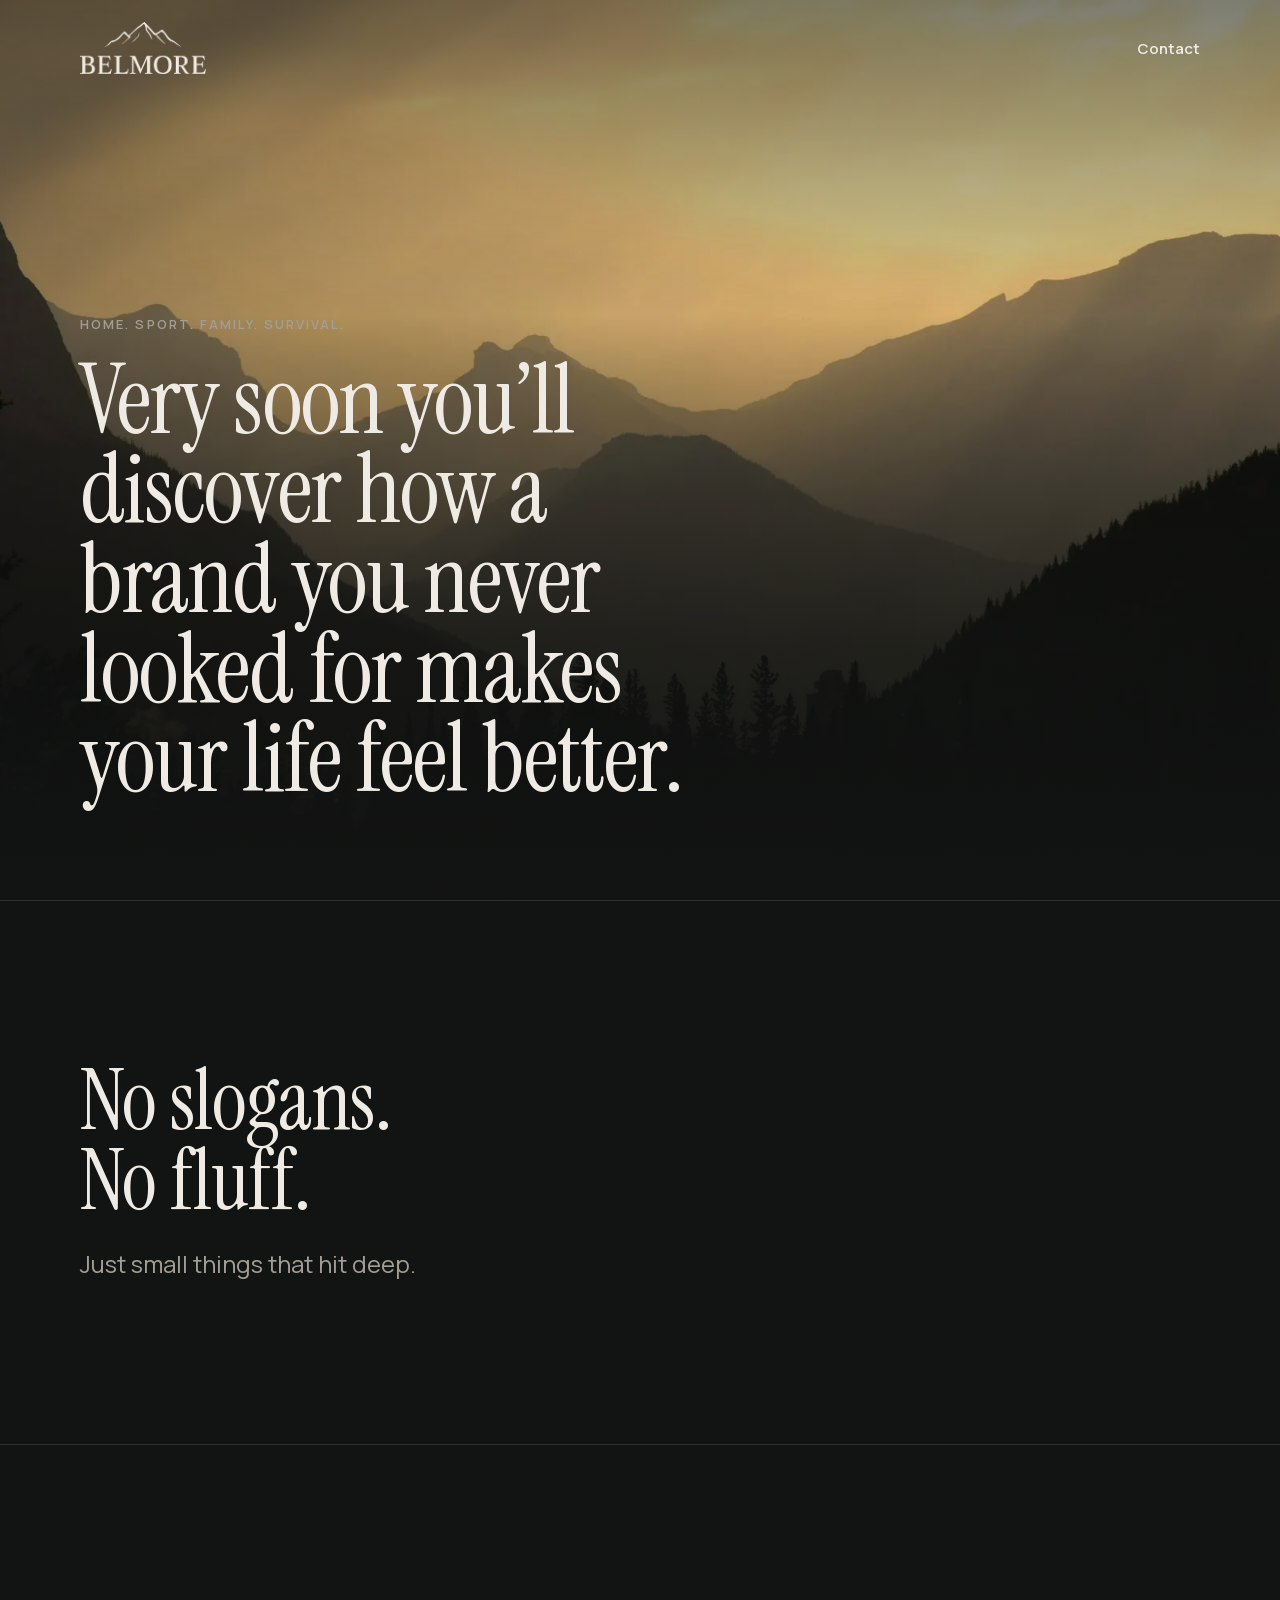
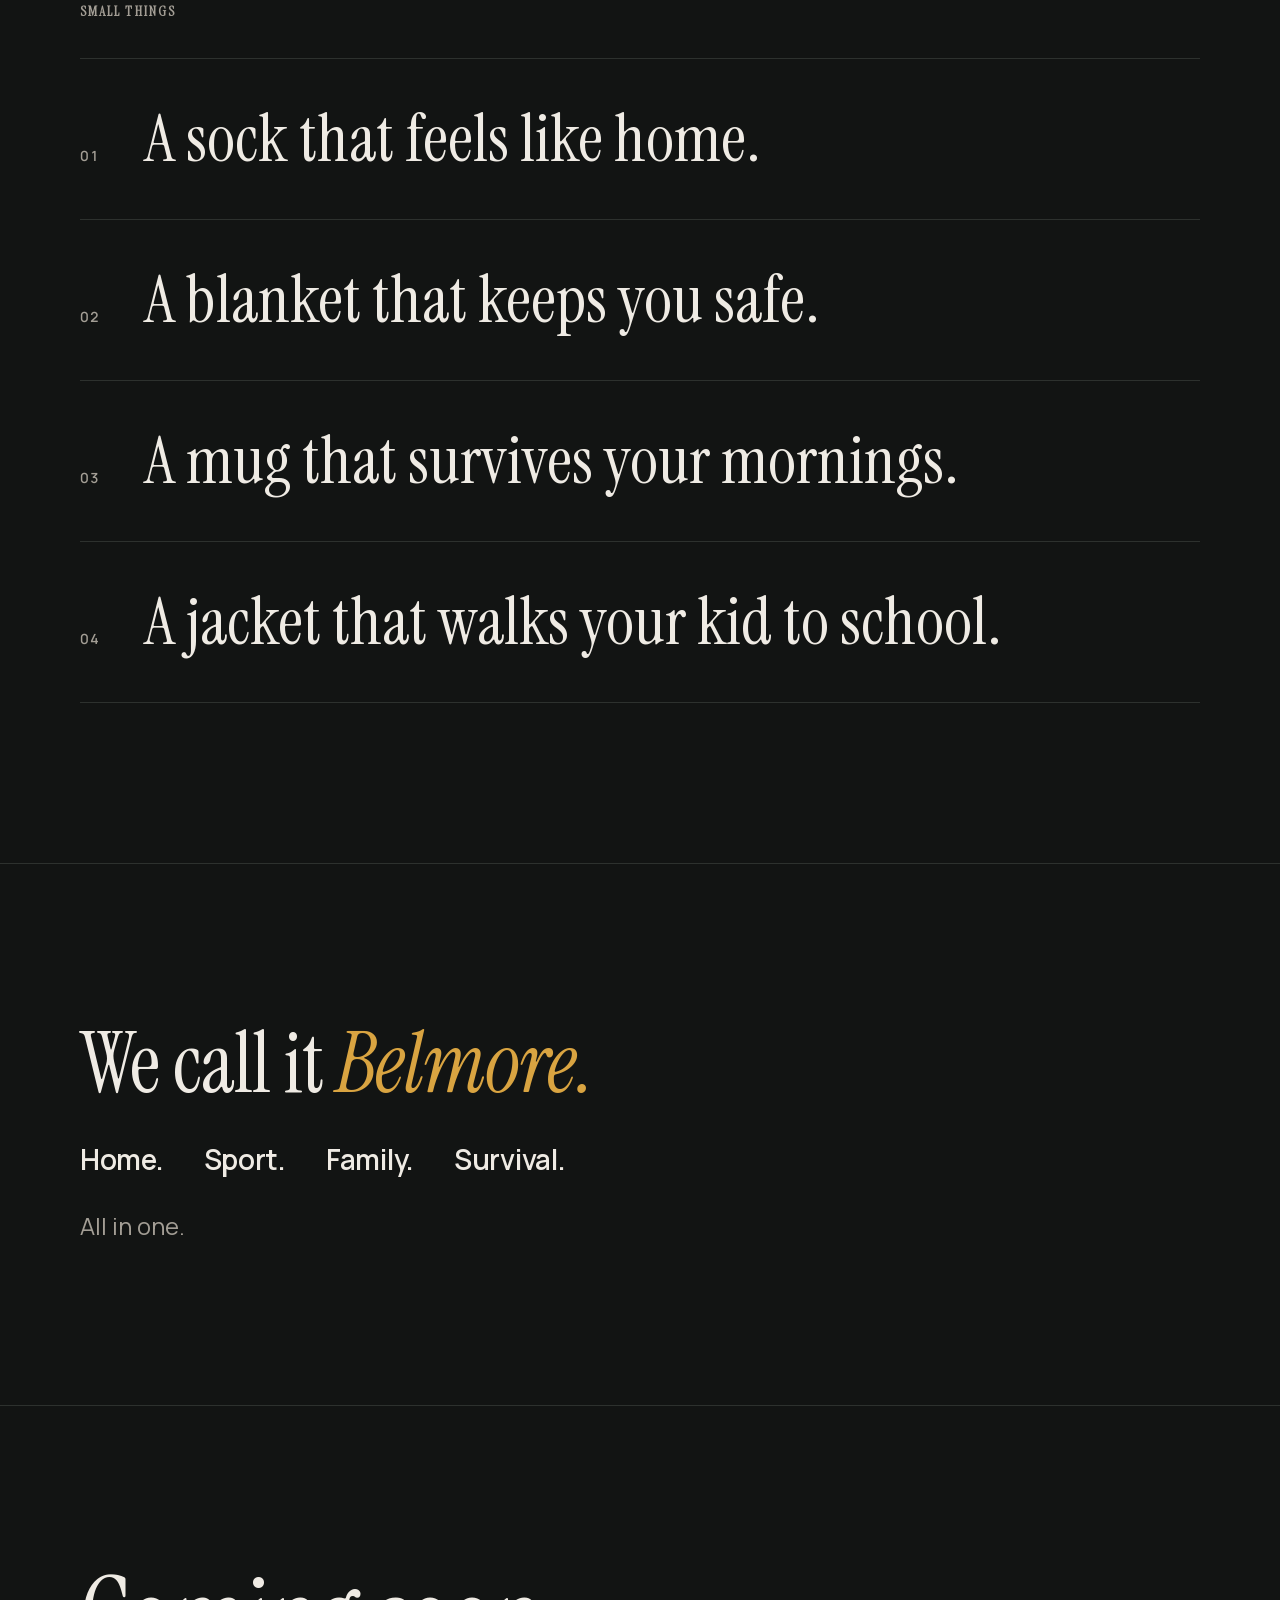
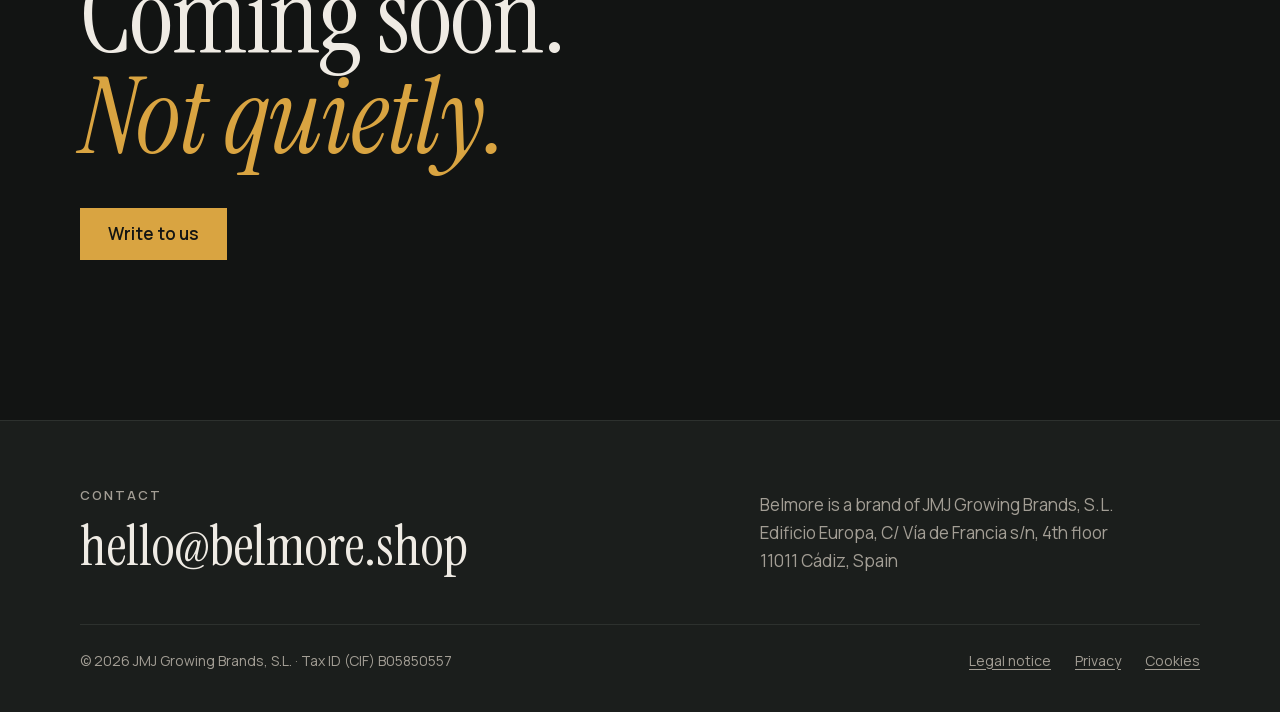
<file: index.html>
<!doctype html>
<html lang="en-GB">
<head>
<meta charset="utf-8">
<meta name="viewport" content="width=device-width, initial-scale=1">
<title>Belmore · Home. Sport. Family. Survival.</title>
<meta name="description" content="Belmore. Home. Sport. Family. Survival. No slogans, no fluff: just small things that hit deep. Coming soon.">
<meta property="og:title" content="Belmore">
<meta property="og:description" content="Belmore. Home. Sport. Family. Survival. No slogans, no fluff: just small things that hit deep. Coming soon.">
<meta property="og:type" content="website">
<meta property="og:url" content="https://belmore.shop/">
<meta property="og:image" content="https://belmore.shop/assets/img/mountain-1200.webp">
<meta name="theme-color" content="#121413">
<link rel="canonical" href="https://belmore.shop/">
<link rel="icon" href="assets/img/favicon.png" type="image/png">
<link rel="apple-touch-icon" href="assets/img/apple-touch-icon.png">
<link rel="preload" href="assets/fonts/instrument-400.woff2" as="font" type="font/woff2" crossorigin>
<link rel="stylesheet" href="assets/site.css">
</head>
<body>
<a class="skip" href="#main">Skip to content</a>
<header class="site-header">
  <div class="wrap">
    <a class="brand" href="./" aria-label="Belmore, home"><img src="assets/img/logo-260.png" srcset="assets/img/logo-260.png 1x, assets/img/logo-520.png 2x" alt="Belmore" width="260" height="107"></a>
    <nav class="nav" aria-label="Main"><a href="#contact">Contact</a></nav>
  </div>
</header>

<main id="main">
  <section class="hero" aria-labelledby="h-hero">
    <img src="assets/img/mountain-2000.webp" srcset="assets/img/mountain-700.webp 700w, assets/img/mountain-1200.webp 1200w, assets/img/mountain-2000.webp 2000w" sizes="100vw" width="2000" height="1125" alt="" fetchpriority="high">
    <div class="wrap">
      <p class="label">Home. Sport. Family. Survival.</p>
      <h1 id="h-hero">Very soon you’ll discover how a brand you never looked for makes your life feel better.</h1>
    </div>
  </section>

  <section class="section" aria-labelledby="h-no">
    <div class="wrap">
      <h2 id="h-no" class="big reveal">No slogans.<br>No fluff.</h2>
      <p class="sub reveal">Just small things that hit deep.</p>
    </div>
  </section>

  <section class="section" aria-labelledby="h-lines">
    <div class="wrap">
      <h2 id="h-lines" class="label lines-head">Small things</h2>
      <ol class="lines">
        <li class="reveal"><span class="num" aria-hidden="true">01</span><p>A sock that feels like home.</p></li>
        <li class="reveal"><span class="num" aria-hidden="true">02</span><p>A blanket that keeps you safe.</p></li>
        <li class="reveal"><span class="num" aria-hidden="true">03</span><p>A mug that survives your mornings.</p></li>
        <li class="reveal"><span class="num" aria-hidden="true">04</span><p>A jacket that walks your kid to school.</p></li>
      </ol>
    </div>
  </section>

  <section class="section" aria-labelledby="h-call">
    <div class="wrap">
      <h2 id="h-call" class="big reveal">We call it <em>Belmore.</em></h2>
      <ul class="pillars reveal" aria-label="What Belmore is about"><li>Home.</li><li>Sport.</li><li>Family.</li><li>Survival.</li></ul>
      <p class="sub reveal">All in one.</p>
    </div>
  </section>

  <section class="section closing" aria-labelledby="h-soon">
    <div class="wrap">
      <h2 id="h-soon" class="big reveal">Coming soon.<br><em>Not quietly.</em></h2>
      <a class="btn" href="mailto:hello@belmore.shop">Write to us</a>
    </div>
  </section>
</main>

<footer class="site-footer" id="contact">
  <div class="wrap">
    <div class="top">
      <div>
        <p class="label">Contact</p>
        <a class="mail" href="mailto:hello@belmore.shop">hello@<wbr>belmore.shop</a>
      </div>
      <div><address class="address">Belmore is a brand of JMJ Growing Brands, S.L.<br>Edificio Europa, C/ Vía de Francia s/n, 4th floor<br>11011 Cádiz, Spain</address></div>
    </div>
    <div class="legal">
      <p>© 2026 JMJ Growing Brands, S.L. · Tax ID (CIF) B05850557</p>
      <ul>
        <li><a href="legal-notice.html">Legal notice</a></li>
        <li><a href="privacy.html">Privacy</a></li>
        <li><a href="cookies.html">Cookies</a></li>
      </ul>
    </div>
  </div>
</footer>
</body>
</html>
</file>
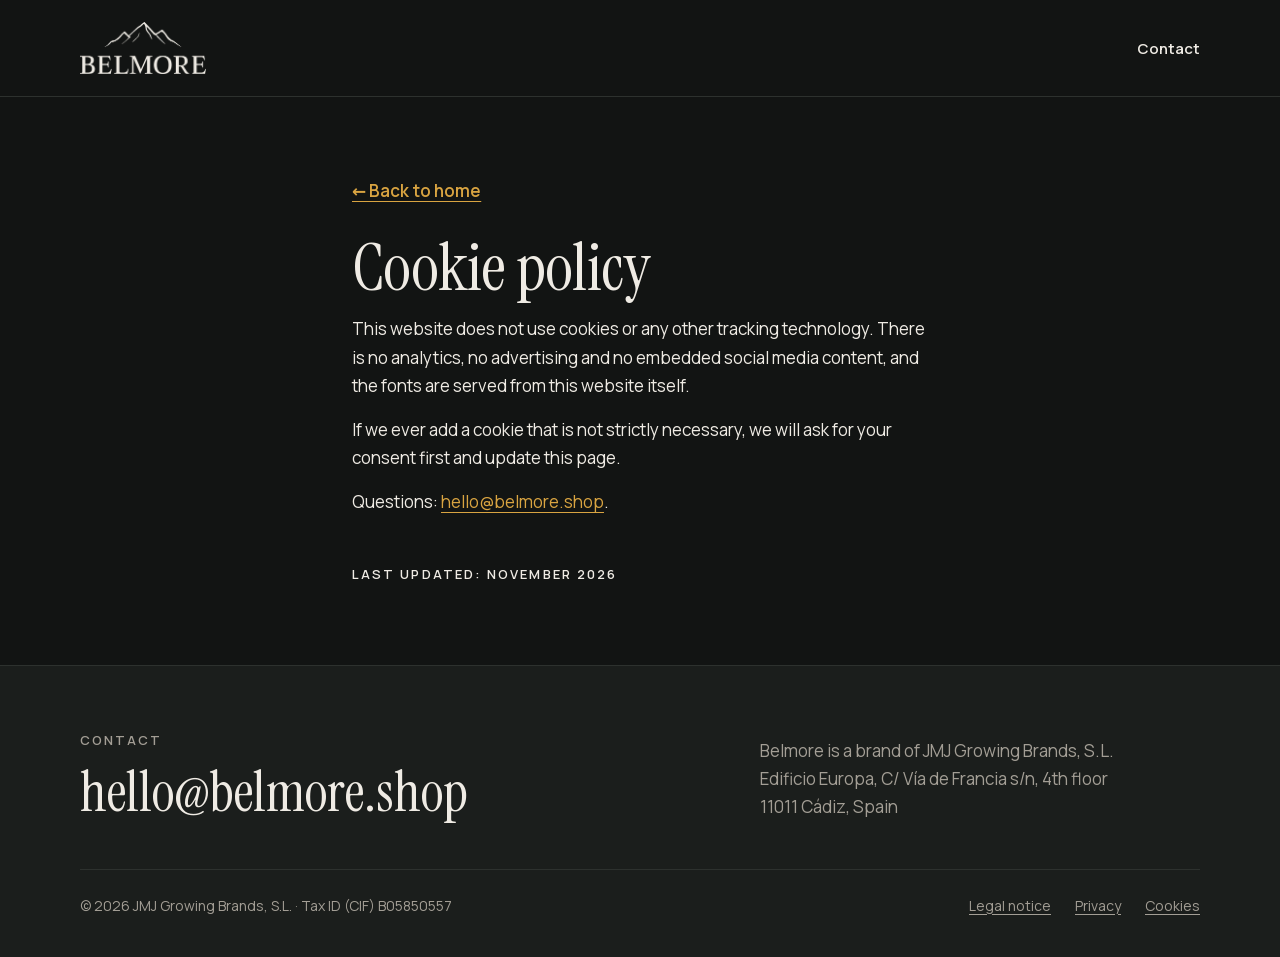
<file: cookies.html>
<!doctype html>
<html lang="en-GB">
<head>
<meta charset="utf-8">
<meta name="viewport" content="width=device-width, initial-scale=1">
<title>Cookie policy · Belmore</title>
<meta name="description" content="Belmore. Home. Sport. Family. Survival. No slogans, no fluff: just small things that hit deep. Coming soon.">
<meta property="og:title" content="Belmore">
<meta property="og:description" content="Belmore. Home. Sport. Family. Survival. No slogans, no fluff: just small things that hit deep. Coming soon.">
<meta property="og:type" content="website">
<meta property="og:url" content="https://belmore.shop/cookies.html">
<meta property="og:image" content="https://belmore.shop/assets/img/mountain-1200.webp">
<meta name="theme-color" content="#121413">
<link rel="canonical" href="https://belmore.shop/cookies.html">
<link rel="icon" href="assets/img/favicon.png" type="image/png">
<link rel="apple-touch-icon" href="assets/img/apple-touch-icon.png">
<link rel="stylesheet" href="assets/site.css">
</head>
<body class="page">
<a class="skip" href="#main">Skip to content</a>
<header class="site-header">
  <div class="wrap">
    <a class="brand" href="./" aria-label="Belmore, home"><img src="assets/img/logo-260.png" srcset="assets/img/logo-260.png 1x, assets/img/logo-520.png 2x" alt="Belmore" width="260" height="107"></a>
    <nav class="nav" aria-label="Main"><a href="./#contact">Contact</a></nav>
  </div>
</header>
<main id="main">
<article class="wrap prose">
<a class="back" href="./">← Back to home</a>
<h1>Cookie policy</h1>

<p>This website does not use cookies or any other tracking technology. There is no analytics, no advertising and no embedded social media content, and the fonts are served from this website itself.</p>
<p>If we ever add a cookie that is not strictly necessary, we will ask for your consent first and update this page.</p>
<p>Questions: <a href="mailto:hello@belmore.shop">hello@belmore.shop</a>.</p>
<p class="label" style="margin-top:3rem">Last updated: November 2026</p>
</article>
</main>

<footer class="site-footer" id="contact">
  <div class="wrap">
    <div class="top">
      <div>
        <p class="label">Contact</p>
        <a class="mail" href="mailto:hello@belmore.shop">hello@<wbr>belmore.shop</a>
      </div>
      <div><address class="address">Belmore is a brand of JMJ Growing Brands, S.L.<br>Edificio Europa, C/ Vía de Francia s/n, 4th floor<br>11011 Cádiz, Spain</address></div>
    </div>
    <div class="legal">
      <p>© 2026 JMJ Growing Brands, S.L. · Tax ID (CIF) B05850557</p>
      <ul>
        <li><a href="legal-notice.html">Legal notice</a></li>
        <li><a href="privacy.html">Privacy</a></li>
        <li><a href="cookies.html">Cookies</a></li>
      </ul>
    </div>
  </div>
</footer>
</body>
</html>
</file>
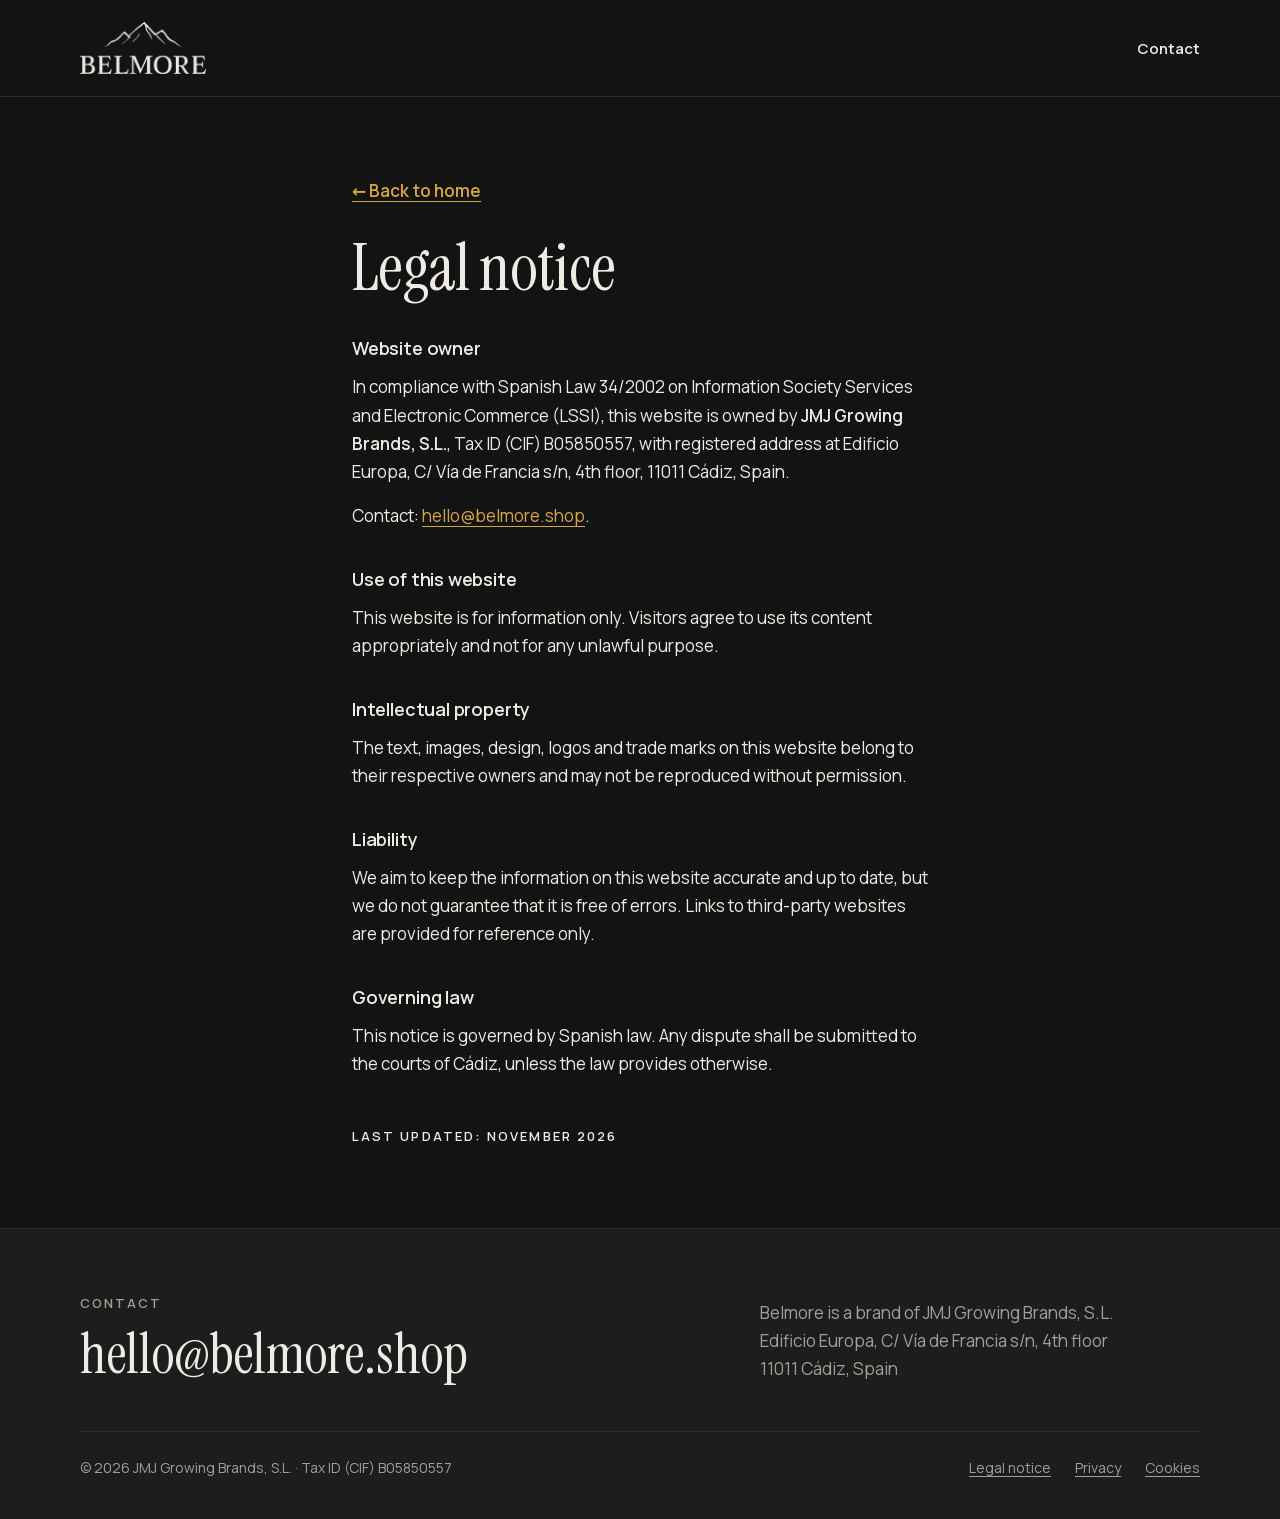
<file: legal-notice.html>
<!doctype html>
<html lang="en-GB">
<head>
<meta charset="utf-8">
<meta name="viewport" content="width=device-width, initial-scale=1">
<title>Legal notice · Belmore</title>
<meta name="description" content="Belmore. Home. Sport. Family. Survival. No slogans, no fluff: just small things that hit deep. Coming soon.">
<meta property="og:title" content="Belmore">
<meta property="og:description" content="Belmore. Home. Sport. Family. Survival. No slogans, no fluff: just small things that hit deep. Coming soon.">
<meta property="og:type" content="website">
<meta property="og:url" content="https://belmore.shop/legal-notice.html">
<meta property="og:image" content="https://belmore.shop/assets/img/mountain-1200.webp">
<meta name="theme-color" content="#121413">
<link rel="canonical" href="https://belmore.shop/legal-notice.html">
<link rel="icon" href="assets/img/favicon.png" type="image/png">
<link rel="apple-touch-icon" href="assets/img/apple-touch-icon.png">
<link rel="stylesheet" href="assets/site.css">
</head>
<body class="page">
<a class="skip" href="#main">Skip to content</a>
<header class="site-header">
  <div class="wrap">
    <a class="brand" href="./" aria-label="Belmore, home"><img src="assets/img/logo-260.png" srcset="assets/img/logo-260.png 1x, assets/img/logo-520.png 2x" alt="Belmore" width="260" height="107"></a>
    <nav class="nav" aria-label="Main"><a href="./#contact">Contact</a></nav>
  </div>
</header>
<main id="main">
<article class="wrap prose">
<a class="back" href="./">← Back to home</a>
<h1>Legal notice</h1>

<h2>Website owner</h2>
<p>In compliance with Spanish Law 34/2002 on Information Society Services and Electronic Commerce (LSSI), this website is owned by <strong>JMJ Growing Brands, S.L.</strong>, Tax ID (CIF) B05850557, with registered address at Edificio Europa, C/ Vía de Francia s/n, 4th floor, 11011 Cádiz, Spain.</p>
<p>Contact: <a href="mailto:hello@belmore.shop">hello@belmore.shop</a>.</p>
<h2>Use of this website</h2>
<p>This website is for information only. Visitors agree to use its content appropriately and not for any unlawful purpose.</p>
<h2>Intellectual property</h2>
<p>The text, images, design, logos and trade marks on this website belong to their respective owners and may not be reproduced without permission.</p>
<h2>Liability</h2>
<p>We aim to keep the information on this website accurate and up to date, but we do not guarantee that it is free of errors. Links to third-party websites are provided for reference only.</p>
<h2>Governing law</h2>
<p>This notice is governed by Spanish law. Any dispute shall be submitted to the courts of Cádiz, unless the law provides otherwise.</p>
<p class="label" style="margin-top:3rem">Last updated: November 2026</p>
</article>
</main>

<footer class="site-footer" id="contact">
  <div class="wrap">
    <div class="top">
      <div>
        <p class="label">Contact</p>
        <a class="mail" href="mailto:hello@belmore.shop">hello@<wbr>belmore.shop</a>
      </div>
      <div><address class="address">Belmore is a brand of JMJ Growing Brands, S.L.<br>Edificio Europa, C/ Vía de Francia s/n, 4th floor<br>11011 Cádiz, Spain</address></div>
    </div>
    <div class="legal">
      <p>© 2026 JMJ Growing Brands, S.L. · Tax ID (CIF) B05850557</p>
      <ul>
        <li><a href="legal-notice.html">Legal notice</a></li>
        <li><a href="privacy.html">Privacy</a></li>
        <li><a href="cookies.html">Cookies</a></li>
      </ul>
    </div>
  </div>
</footer>
</body>
</html>
</file>
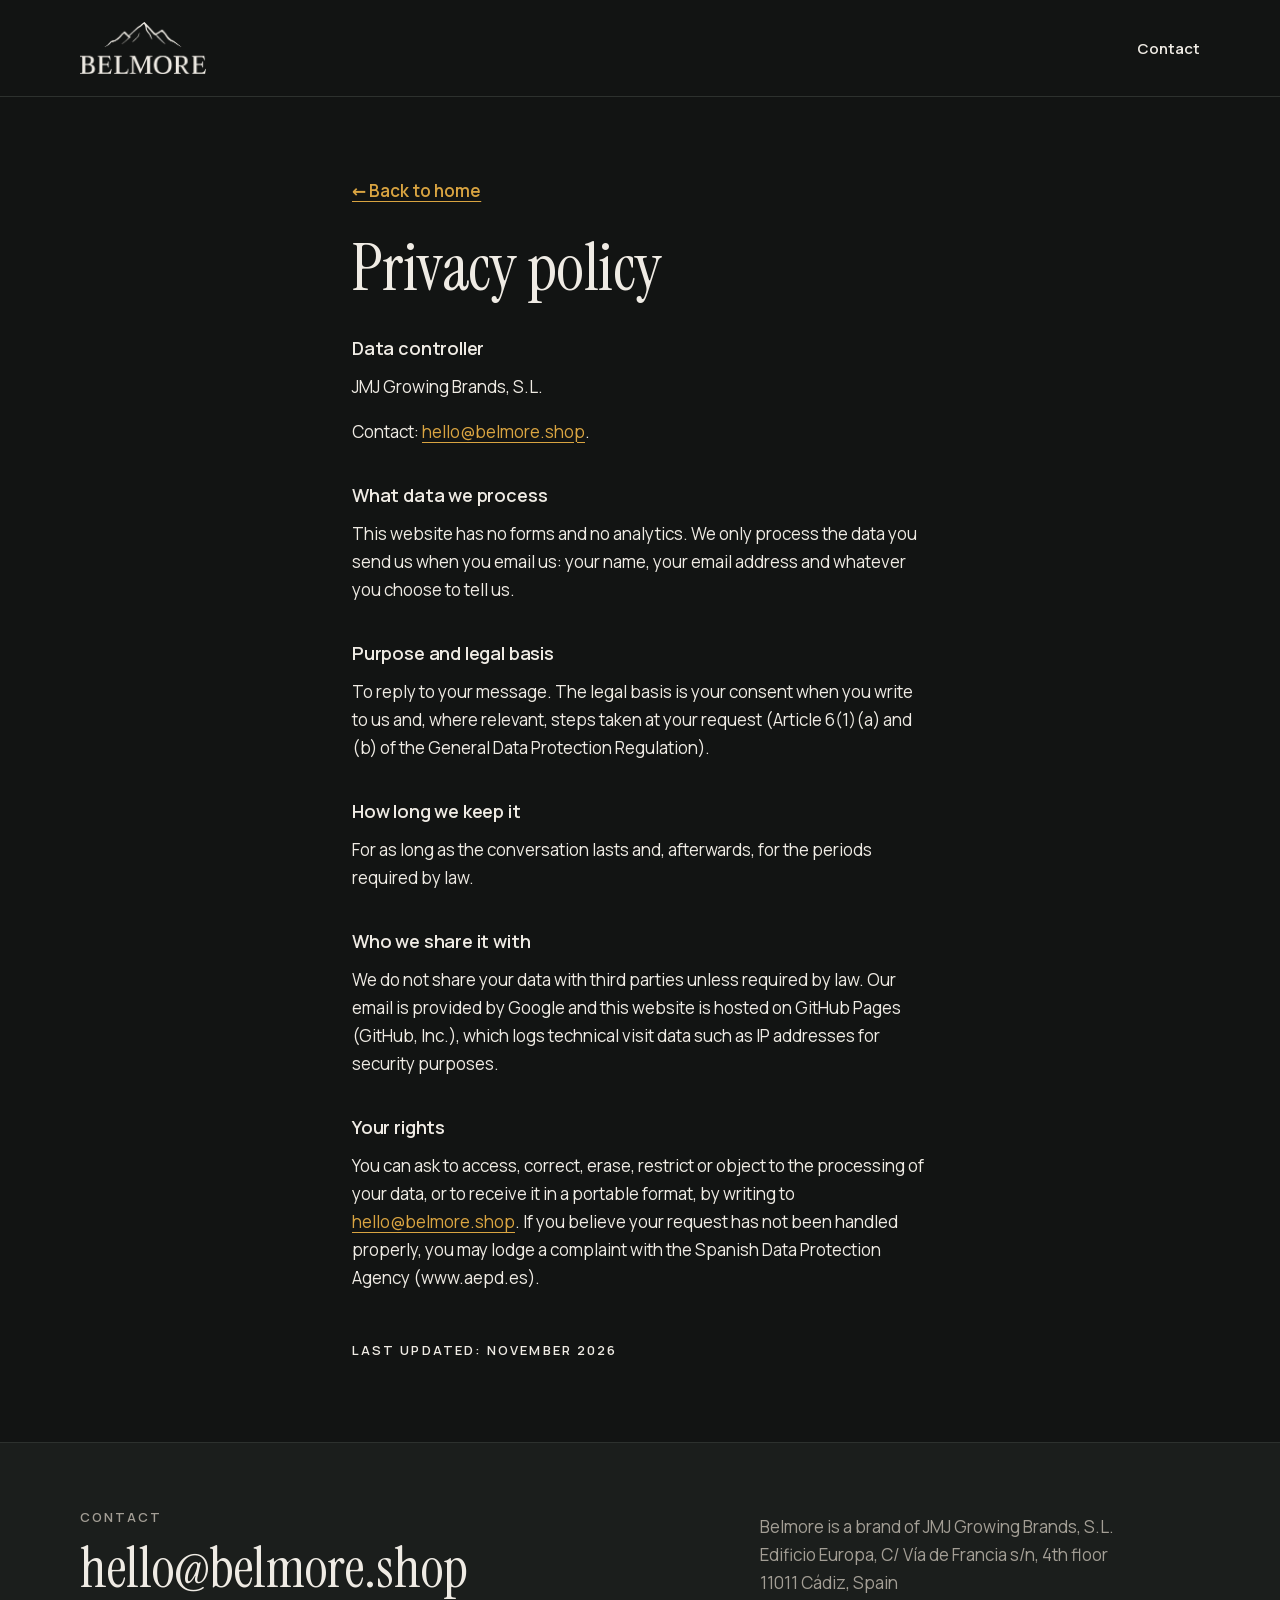
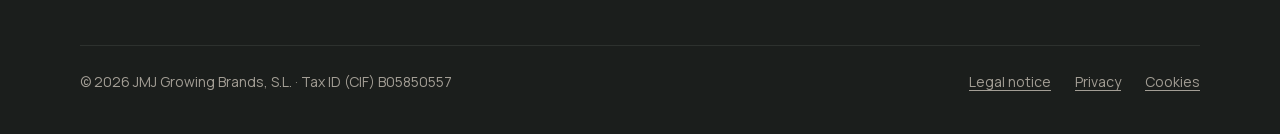
<file: privacy.html>
<!doctype html>
<html lang="en-GB">
<head>
<meta charset="utf-8">
<meta name="viewport" content="width=device-width, initial-scale=1">
<title>Privacy policy · Belmore</title>
<meta name="description" content="Belmore. Home. Sport. Family. Survival. No slogans, no fluff: just small things that hit deep. Coming soon.">
<meta property="og:title" content="Belmore">
<meta property="og:description" content="Belmore. Home. Sport. Family. Survival. No slogans, no fluff: just small things that hit deep. Coming soon.">
<meta property="og:type" content="website">
<meta property="og:url" content="https://belmore.shop/privacy.html">
<meta property="og:image" content="https://belmore.shop/assets/img/mountain-1200.webp">
<meta name="theme-color" content="#121413">
<link rel="canonical" href="https://belmore.shop/privacy.html">
<link rel="icon" href="assets/img/favicon.png" type="image/png">
<link rel="apple-touch-icon" href="assets/img/apple-touch-icon.png">
<link rel="stylesheet" href="assets/site.css">
</head>
<body class="page">
<a class="skip" href="#main">Skip to content</a>
<header class="site-header">
  <div class="wrap">
    <a class="brand" href="./" aria-label="Belmore, home"><img src="assets/img/logo-260.png" srcset="assets/img/logo-260.png 1x, assets/img/logo-520.png 2x" alt="Belmore" width="260" height="107"></a>
    <nav class="nav" aria-label="Main"><a href="./#contact">Contact</a></nav>
  </div>
</header>
<main id="main">
<article class="wrap prose">
<a class="back" href="./">← Back to home</a>
<h1>Privacy policy</h1>

<h2>Data controller</h2>
<p>JMJ Growing Brands, S.L.</p>
<p>Contact: <a href="mailto:hello@belmore.shop">hello@belmore.shop</a>.</p>
<h2>What data we process</h2>
<p>This website has no forms and no analytics. We only process the data you send us when you email us: your name, your email address and whatever you choose to tell us.</p>
<h2>Purpose and legal basis</h2>
<p>To reply to your message. The legal basis is your consent when you write to us and, where relevant, steps taken at your request (Article 6(1)(a) and (b) of the General Data Protection Regulation).</p>
<h2>How long we keep it</h2>
<p>For as long as the conversation lasts and, afterwards, for the periods required by law.</p>
<h2>Who we share it with</h2>
<p>We do not share your data with third parties unless required by law. Our email is provided by Google and this website is hosted on GitHub Pages (GitHub, Inc.), which logs technical visit data such as IP addresses for security purposes.</p>
<h2>Your rights</h2>
<p>You can ask to access, correct, erase, restrict or object to the processing of your data, or to receive it in a portable format, by writing to <a href="mailto:hello@belmore.shop">hello@belmore.shop</a>. If you believe your request has not been handled properly, you may lodge a complaint with the Spanish Data Protection Agency (www.aepd.es).</p>
<p class="label" style="margin-top:3rem">Last updated: November 2026</p>
</article>
</main>

<footer class="site-footer" id="contact">
  <div class="wrap">
    <div class="top">
      <div>
        <p class="label">Contact</p>
        <a class="mail" href="mailto:hello@belmore.shop">hello@<wbr>belmore.shop</a>
      </div>
      <div><address class="address">Belmore is a brand of JMJ Growing Brands, S.L.<br>Edificio Europa, C/ Vía de Francia s/n, 4th floor<br>11011 Cádiz, Spain</address></div>
    </div>
    <div class="legal">
      <p>© 2026 JMJ Growing Brands, S.L. · Tax ID (CIF) B05850557</p>
      <ul>
        <li><a href="legal-notice.html">Legal notice</a></li>
        <li><a href="privacy.html">Privacy</a></li>
        <li><a href="cookies.html">Cookies</a></li>
      </ul>
    </div>
  </div>
</footer>
</body>
</html>
</file>
<file: assets/site.css>
/* Belmore · ver WEBS/belmore/DESIGN.md */
@font-face{font-family:"Instrument Serif";src:url(fonts/instrument-400.woff2) format("woff2");font-weight:400;font-style:normal;font-display:swap}
@font-face{font-family:"Instrument Serif";src:url(fonts/instrument-400-italic.woff2) format("woff2");font-weight:400;font-style:italic;font-display:swap}
@font-face{font-family:"Manrope";src:url(fonts/manrope-var.woff2) format("woff2");font-weight:400 600;font-style:normal;font-display:swap}

:root{
  color-scheme:dark;
  --night:#121413; --night-2:#1B1E1C; --bone:#EFEBE4; --bone-muted:#A39E95; --line:#2D312E;
  --amber:#D9A441; --amber-hover:#E8B95E;
  --serif:"Instrument Serif",Georgia,"Times New Roman",serif;
  --sans:"Manrope",system-ui,-apple-system,"Segoe UI",Roboto,sans-serif;
  --wrap:76rem; --gutter:clamp(1.25rem,4vw,3rem); --section:clamp(6rem,3rem + 10vw,10rem);
}
*,*::before,*::after{box-sizing:border-box}
html{-webkit-text-size-adjust:100%;text-size-adjust:100%}
body{margin:0;background:var(--night);color:var(--bone);font-family:var(--sans);font-size:1.0625rem;line-height:1.65;font-size-adjust:from-font}
img{display:block;max-width:100%;height:auto}
a{color:var(--amber);text-decoration-thickness:1px;text-underline-offset:.22em}
a:hover{text-decoration-thickness:2px}
:focus-visible{outline:2px solid var(--bone);outline-offset:3px}
.wrap{max-width:var(--wrap);margin-inline:auto;padding-inline:var(--gutter)}
.skip{position:absolute;left:-9999px}
.skip:focus{left:1rem;top:1rem;z-index:10;background:var(--bone);color:var(--night);padding:.5rem 1rem}

h1,h2,h3{font-family:var(--serif);font-weight:400;line-height:1;letter-spacing:-.01em;margin:0;text-wrap:balance}
p{margin:0;text-wrap:pretty}
em{font-style:italic;color:var(--amber)}
.label{font-size:.8125rem;font-weight:600;letter-spacing:.16em;text-transform:uppercase;color:var(--bone-muted)}

/* Cabecera, encima de la foto */
.site-header{position:absolute;inset:0 0 auto;z-index:2}
.site-header .wrap{display:flex;align-items:center;justify-content:space-between;gap:1rem;min-height:6rem}
.brand img{height:2.75rem;width:auto}
@media (min-width:48rem){.brand img{height:3.25rem}}
.nav a{color:var(--bone);font-weight:600;font-size:.9375rem;text-decoration:none;padding-block:.5rem}
.nav a:hover{color:var(--amber)}
.page .site-header{position:static;border-bottom:1px solid var(--line)}

/* Portada a sangre */
.hero{position:relative;min-height:100svh;display:grid;align-items:end;overflow:hidden}
.hero img{position:absolute;inset:0;width:100%;height:100%;object-fit:cover;object-position:50% 35%}
.hero::after{content:"";position:absolute;inset:0;background:linear-gradient(180deg,rgba(18,20,19,.55) 0%,rgba(18,20,19,.15) 35%,rgba(18,20,19,.75) 72%,var(--night) 100%)}
.hero .wrap{position:relative;z-index:1;width:100%;padding-block:9rem clamp(3rem,2rem + 5vw,6rem)}
.hero h1{margin-top:1.25rem;font-size:clamp(2.75rem,1.4rem + 5.4vw,6.5rem);line-height:.98;max-width:16ch}

/* Bloques del manifiesto */
.section{padding-block:var(--section);border-top:1px solid var(--line)}
.big{font-family:var(--serif);font-size:clamp(2.5rem,1.3rem + 4.6vw,5.5rem);line-height:1}
.sub{margin-top:1.5rem;font-size:clamp(1.25rem,1rem + .8vw,1.5rem);color:var(--bone-muted);max-width:30rem}
.lines{list-style:none;margin:0;padding:0}
.lines li{display:grid;grid-template-columns:3rem 1fr;gap:1rem;align-items:baseline;padding-block:clamp(1.75rem,1rem + 2.5vw,3rem);border-top:1px solid var(--line)}
.lines li:last-child{border-bottom:1px solid var(--line)}
.lines .num{font-size:.875rem;font-weight:600;letter-spacing:.08em;color:var(--bone-muted);font-variant-numeric:tabular-nums}
.lines p{font-family:var(--serif);font-size:clamp(2rem,1.2rem + 3.4vw,4.25rem);line-height:1.02}
.lines-head{margin-bottom:2.5rem}
.pillars{display:flex;flex-wrap:wrap;gap:.5rem 2.5rem;margin-top:2rem;list-style:none;padding:0}
.pillars li{font-size:clamp(1.25rem,1rem + 1vw,1.75rem);font-weight:600;letter-spacing:-.01em}
.closing .big{font-size:clamp(3rem,1.5rem + 6vw,7rem)}
.btn{display:inline-flex;align-items:center;min-height:3.25rem;margin-top:2.5rem;padding:0 1.75rem;background:var(--amber);color:var(--night);font-weight:600;text-decoration:none}
.btn:hover{background:var(--amber-hover)}

/* Aparición ligada al scroll: decorativa, solo si el navegador la soporta y sin "reduced motion" */
@media (prefers-reduced-motion:no-preference){
  @supports ((animation-timeline:view()) and (animation-range:entry)){
    @keyframes rise{from{opacity:0;translate:0 2.5rem}}
    .reveal{animation:rise auto linear backwards;animation-timeline:view();animation-range:entry 0% entry 80%}
  }
}

/* Pie */
.site-footer{border-top:1px solid var(--line);padding-block:4rem 2.5rem;background:var(--night-2)}
.site-footer .top{display:grid;gap:2rem}
@media (min-width:56rem){.site-footer .top{grid-template-columns:7fr 5fr;gap:4rem;align-items:end}}
.mail{display:inline-block;max-width:100%;margin-top:.75rem;font-family:var(--serif);font-size:clamp(1.75rem,1rem + 3vw,3.25rem);line-height:1.1;color:var(--bone);text-decoration:none;overflow-wrap:anywhere}
.mail:hover{color:var(--amber)}
.address{font-style:normal;color:var(--bone-muted)}
.legal{display:flex;flex-wrap:wrap;justify-content:space-between;gap:1rem 2rem;margin-top:3rem;padding-top:1.5rem;border-top:1px solid var(--line);font-size:.875rem;color:var(--bone-muted)}
.legal ul{display:flex;flex-wrap:wrap;gap:.5rem 1.5rem;list-style:none;margin:0;padding:0}
.legal a{color:var(--bone-muted)}

/* Páginas legales */
.prose{max-width:42rem;padding-block:clamp(3rem,2rem + 4vw,5rem)}
.prose h1{font-size:clamp(2.5rem,1.5rem + 3vw,4rem)}
.prose h2{font-family:var(--sans);font-size:1.125rem;font-weight:600;margin-top:2.5rem}
.prose p{margin-top:1rem;color:var(--bone)}
.prose .back{display:inline-block;margin-bottom:2rem;font-weight:600}
</file>
